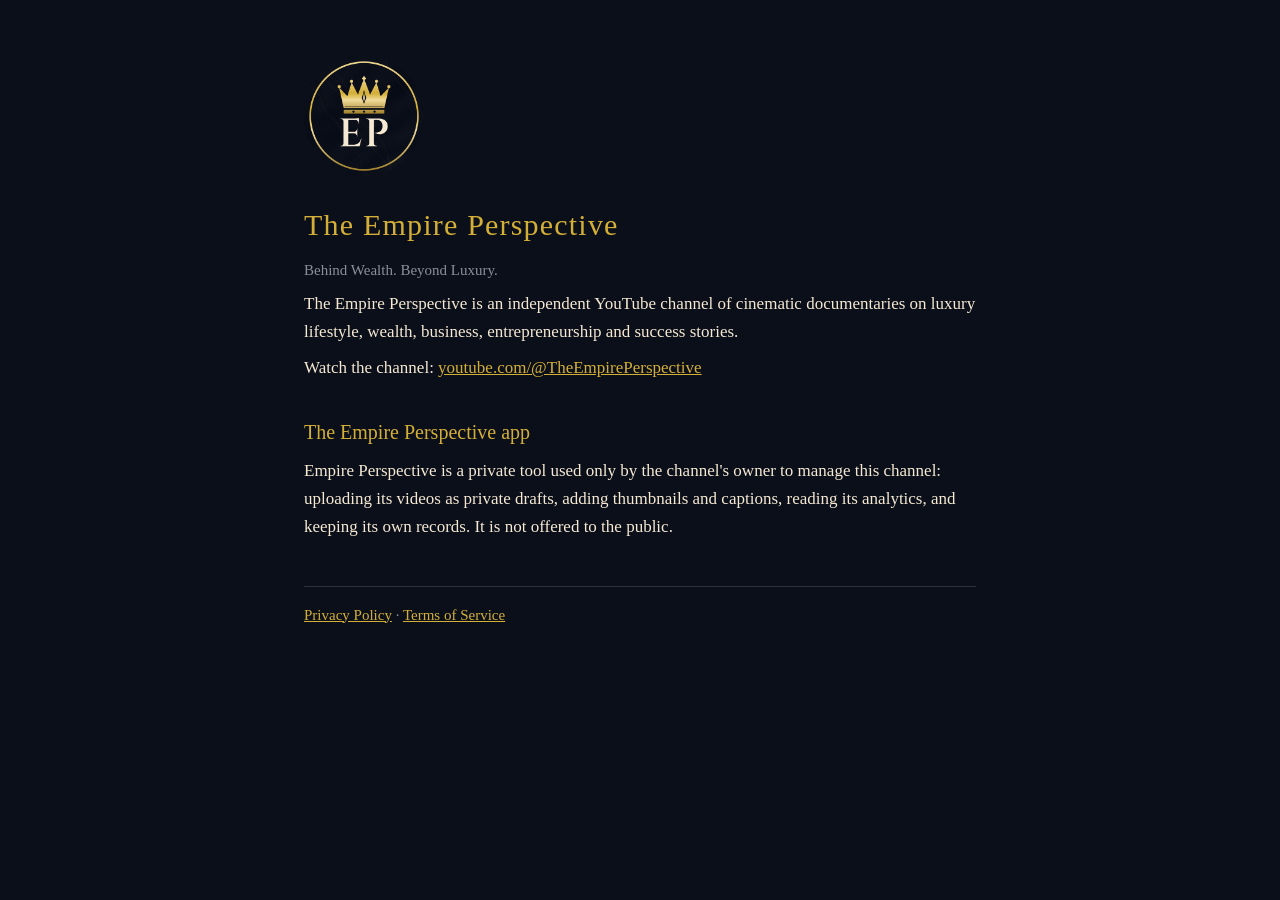
<file: index.html>
<!doctype html>
<html lang="en">
<head><meta charset="utf-8"><meta name="viewport" content="width=device-width, initial-scale=1">
<title>The Empire Perspective</title><link rel="stylesheet" href="style.css"></head>
<body><main>
<img src="logo.png" alt="The Empire Perspective logo">
<h1>The Empire Perspective</h1>
<p class="note">Behind Wealth. Beyond Luxury.</p>
<p>The Empire Perspective is an independent YouTube channel of cinematic documentaries on luxury lifestyle, wealth, business, entrepreneurship and success stories.</p>
<p>Watch the channel: <a href="https://www.youtube.com/@TheEmpirePerspective">youtube.com/@TheEmpirePerspective</a></p>
<h2>The Empire Perspective app</h2>
<p>Empire Perspective is a private tool used only by the channel's owner to manage this channel: uploading its videos as private drafts, adding thumbnails and captions, reading its analytics, and keeping its own records. It is not offered to the public.</p>
<footer><a href="privacy.html">Privacy Policy</a> · <a href="terms.html">Terms of Service</a></footer>
</main></body></html>
</file>
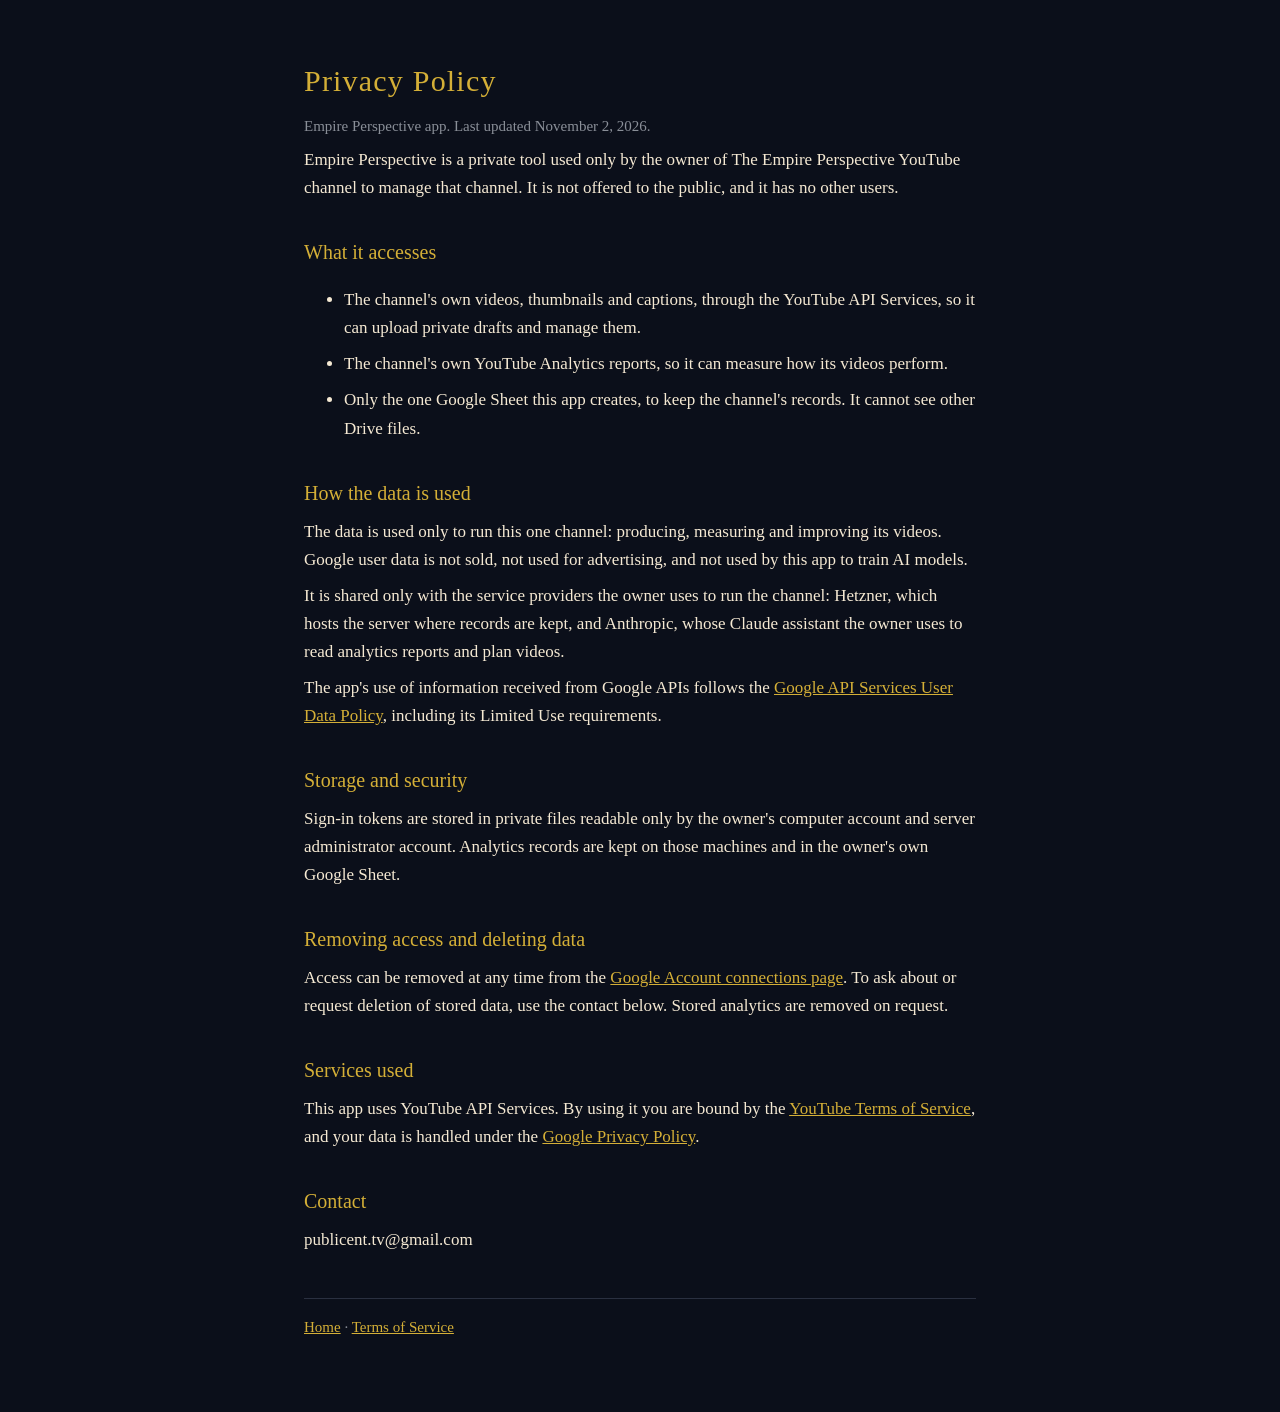
<file: privacy.html>
<!doctype html>
<html lang="en">
<head><meta charset="utf-8"><meta name="viewport" content="width=device-width, initial-scale=1">
<title>Privacy Policy</title><link rel="stylesheet" href="style.css"></head>
<body><main>
<h1>Privacy Policy</h1>
<p class="note">Empire Perspective app. Last updated November 2, 2026.</p>
<p>Empire Perspective is a private tool used only by the owner of The Empire Perspective YouTube channel to manage that channel. It is not offered to the public, and it has no other users.</p>
<h2>What it accesses</h2>
<ul>
<li>The channel's own videos, thumbnails and captions, through the YouTube API Services, so it can upload private drafts and manage them.</li>
<li>The channel's own YouTube Analytics reports, so it can measure how its videos perform.</li>
<li>Only the one Google Sheet this app creates, to keep the channel's records. It cannot see other Drive files.</li>
</ul>
<h2>How the data is used</h2>
<p>The data is used only to run this one channel: producing, measuring and improving its videos. Google user data is not sold, not used for advertising, and not used by this app to train AI models.</p>
<p>It is shared only with the service providers the owner uses to run the channel: Hetzner, which hosts the server where records are kept, and Anthropic, whose Claude assistant the owner uses to read analytics reports and plan videos.</p>
<p>The app's use of information received from Google APIs follows the <a href="https://developers.google.com/terms/api-services-user-data-policy">Google API Services User Data Policy</a>, including its Limited Use requirements.</p>
<h2>Storage and security</h2>
<p>Sign-in tokens are stored in private files readable only by the owner's computer account and server administrator account. Analytics records are kept on those machines and in the owner's own Google Sheet.</p>
<h2>Removing access and deleting data</h2>
<p>Access can be removed at any time from the <a href="https://myaccount.google.com/connections">Google Account connections page</a>. To ask about or request deletion of stored data, use the contact below. Stored analytics are removed on request.</p>
<h2>Services used</h2>
<p>This app uses YouTube API Services. By using it you are bound by the <a href="https://www.youtube.com/t/terms">YouTube Terms of Service</a>, and your data is handled under the <a href="https://policies.google.com/privacy">Google Privacy Policy</a>.</p>
<h2>Contact</h2>
<p>publicent.tv@gmail.com</p>
<footer><a href="index.html">Home</a> · <a href="terms.html">Terms of Service</a></footer>
</main></body></html>
</file>
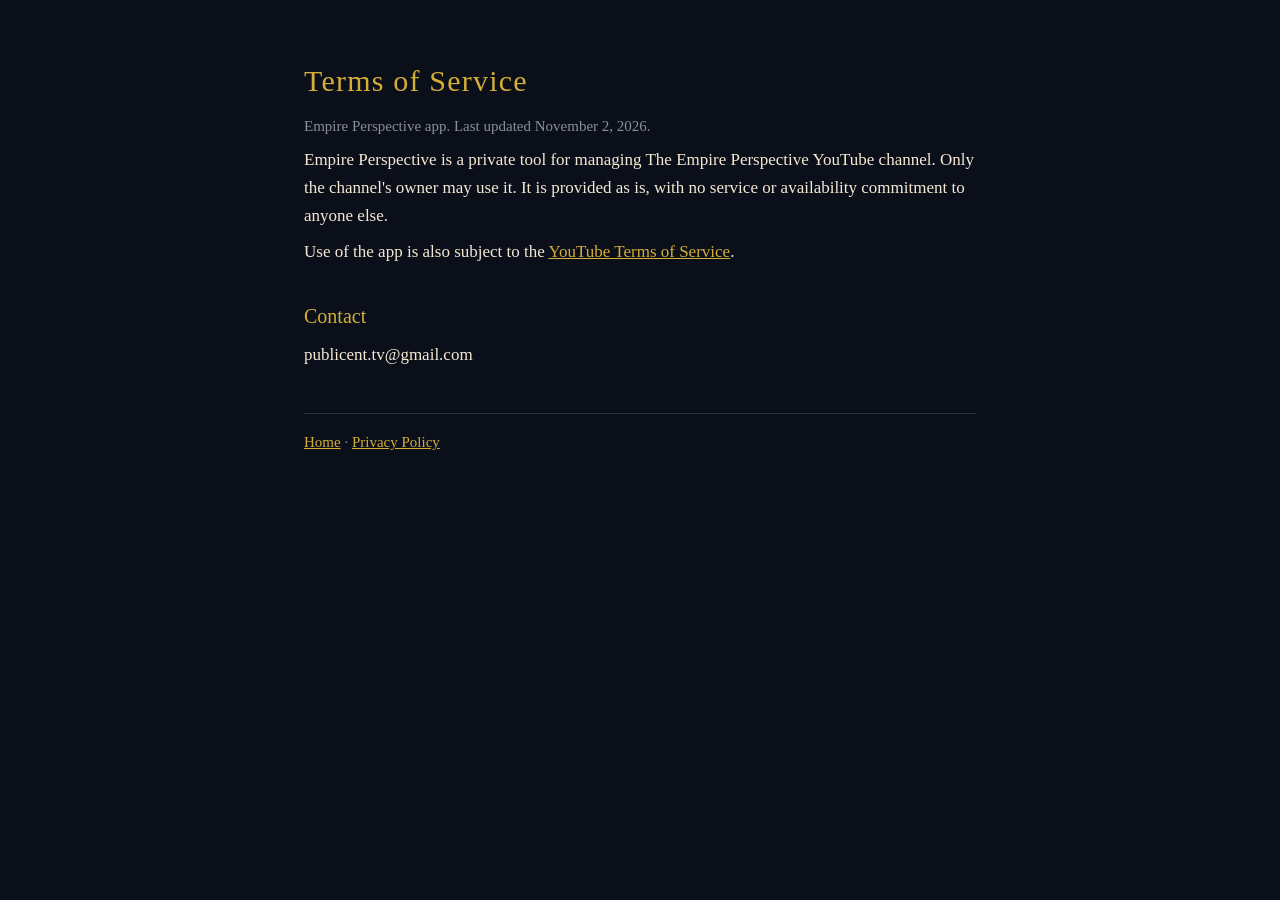
<file: terms.html>
<!doctype html>
<html lang="en">
<head><meta charset="utf-8"><meta name="viewport" content="width=device-width, initial-scale=1">
<title>Terms of Service</title><link rel="stylesheet" href="style.css"></head>
<body><main>
<h1>Terms of Service</h1>
<p class="note">Empire Perspective app. Last updated November 2, 2026.</p>
<p>Empire Perspective is a private tool for managing The Empire Perspective YouTube channel. Only the channel's owner may use it. It is provided as is, with no service or availability commitment to anyone else.</p>
<p>Use of the app is also subject to the <a href="https://www.youtube.com/t/terms">YouTube Terms of Service</a>.</p>
<h2>Contact</h2>
<p>publicent.tv@gmail.com</p>
<footer><a href="index.html">Home</a> · <a href="privacy.html">Privacy Policy</a></footer>
</main></body></html>
</file>
<file: style.css>
:root { --navy: #0B0F1A; --gold: #D4AF37; --ivory: #F5E9D3; --slate: #8A8F98; }
* { box-sizing: border-box; }
body { margin: 0; background: var(--navy); color: var(--ivory); font: 17px/1.65 Georgia, "Times New Roman", serif; }
main { max-width: 720px; margin: 0 auto; padding: 56px 24px 72px; }
img { width: 120px; height: 120px; border-radius: 50%; display: block; margin-bottom: 24px; }
h1 { color: var(--gold); font-size: 30px; font-weight: normal; letter-spacing: .04em; margin: 0 0 6px; }
h2 { color: var(--gold); font-size: 20px; font-weight: normal; margin: 34px 0 6px; }
p, li { margin: 8px 0; }
a { color: var(--gold); }
.note { color: var(--slate); font-size: 15px; }
footer { border-top: 1px solid #2a3040; margin-top: 44px; padding-top: 16px; font-size: 15px; color: var(--slate); }
</file>
